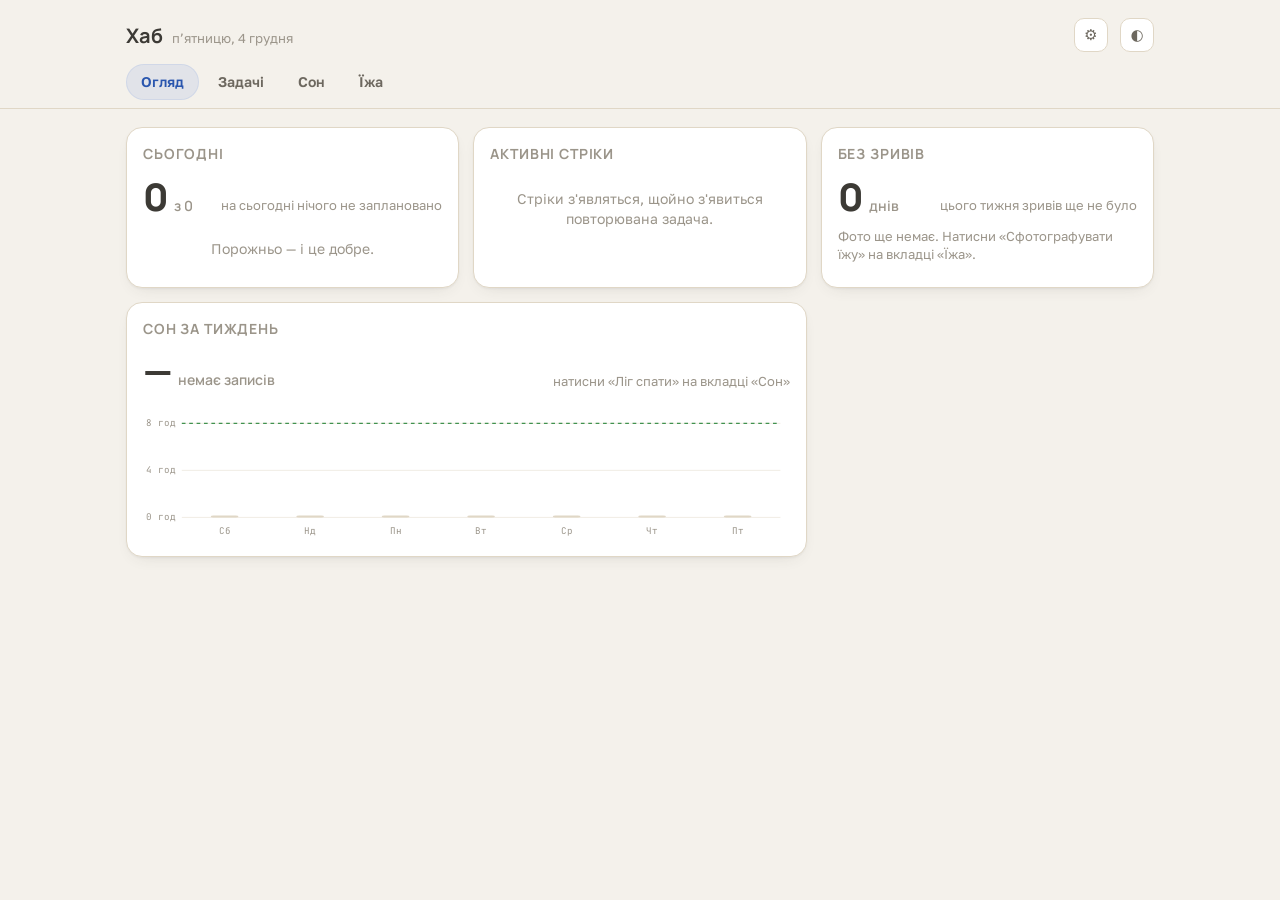
<file: index.html>
<!doctype html>
<html lang="uk">
<head>
<meta charset="UTF-8">
<meta name="viewport" content="width=device-width, initial-scale=1, maximum-scale=1, minimum-scale=1, user-scalable=no, viewport-fit=cover">
<title>Хаб</title>
<meta name="description" content="Задачі, сон і фотощоденник їжі в одному застосунку">
<meta name="theme-color" content="#181825">
<meta name="mobile-web-app-capable" content="yes">
<meta name="apple-mobile-web-app-capable" content="yes">
<meta name="apple-mobile-web-app-status-bar-style" content="black-translucent">
<meta name="apple-mobile-web-app-title" content="Хаб">
<link rel="manifest" href="manifest.webmanifest">
<link rel="icon" href="icons/icon-192.png">
<link rel="apple-touch-icon" href="icons/apple-touch-icon.png">
<script>
// Тему застосовуємо до першого малювання, щоб не блимало світлим на темному.
(function(){
  var t;
  try { t = localStorage.getItem("hub_theme"); } catch(e){}
  if (t !== "latte" && t !== "mocha"){
    t = (window.matchMedia && matchMedia("(prefers-color-scheme: light)").matches) ? "latte" : "mocha";
  }
  document.documentElement.setAttribute("data-theme", t);
})();
</script>
<link rel="stylesheet" href="https://fonts.googleapis.com/css2?family=Manrope:wght@600;700;800&family=Golos+Text:wght@400;500;600;700&family=JetBrains+Mono:wght@500;600&display=swap">
<link rel="stylesheet" href="styles.css">
</head>
<body>

<header class="top">
  <div class="wrap">
    <div class="top-row">
      <div class="brand">
        <h1>Хаб</h1>
        <span class="today" id="todayLabel"></span>
      </div>
      <div class="spacer"></div>
      <button class="icon-btn" id="settingsBtn" title="Налаштування й копії" aria-label="Налаштування">⚙</button>
      <button class="icon-btn" id="themeBtn" title="Тема" aria-label="Змінити тему">◐</button>
    </div>
    <nav class="tabs" id="tabs">
      <button data-tab="overview" aria-selected="true">Огляд</button>
      <button data-tab="tasks" aria-selected="false">Задачі</button>
      <button data-tab="sleep" aria-selected="false">Сон</button>
      <button data-tab="food" aria-selected="false">Їжа</button>
    </nav>
  </div>
</header>

<main class="wrap">

  <div class="card install-hint" id="installHint" hidden>
    <div>
      <b>Поставити на екран «Домівка»</b>
      <div class="muted" id="installText"></div>
    </div>
    <div class="wrap-row">
      <button class="btn primary" id="installBtn" hidden>Встановити</button>
      <button class="btn ghost" id="installDismiss">Пізніше</button>
    </div>
  </div>

  <!-- ── Огляд ─────────────────────────────────────────────────────────── -->
  <section id="tab-overview">
    <div id="overviewBanners"></div>
    <div class="grid">
      <div class="card">
        <h2>Сьогодні</h2>
        <div class="row" style="justify-content:space-between; align-items:flex-end">
          <div class="big" id="ovTasksCount">—</div>
          <div class="muted" id="ovTasksHint"></div>
        </div>
        <div id="ovTaskList" style="margin-top:12px"></div>
      </div>

      <div class="card">
        <h2>Активні стріки</h2>
        <div id="ovStreaks"></div>
      </div>

      <div class="card span-2">
        <h2>Сон за тиждень</h2>
        <div class="row" style="justify-content:space-between; align-items:flex-end; margin-bottom:10px">
          <div><span class="big" id="ovSleepAvg">—</span></div>
          <div class="muted" id="ovSleepHint"></div>
        </div>
        <div id="ovSleepChart"></div>
      </div>

      <div class="card span-2" id="insightsCard" hidden>
        <h2>Зв'язки</h2>
        <div id="insightsList"></div>
      </div>

      <div class="card">
        <h2 id="ovSweetTitle">Без солодкого</h2>
        <div class="row" style="justify-content:space-between; align-items:flex-end">
          <div class="big" id="ovSweetStreak">—<small>днів</small></div>
          <div class="muted" id="ovSweetHint"></div>
        </div>
        <div class="thumbs" id="ovFoodThumbs" style="margin-top:12px"></div>
      </div>
    </div>
  </section>

  <!-- ── Задачі ────────────────────────────────────────────────────────── -->
  <section id="tab-tasks" hidden>
    <div class="card" style="margin-bottom:14px">
      <div class="row" style="justify-content:space-between; margin-bottom:10px">
        <button class="btn ghost" id="dayPrev" aria-label="Попередній день">←</button>
        <div style="text-align:center; position:relative">
          <div style="font-weight:700" id="taskDayLabel">—</div>
          <input type="date" id="taskDatePick" class="date-overlay" aria-label="Обрати дату">
          <button class="btn ghost muted" id="dayToday" style="padding:2px 8px; font-size:12px">сьогодні</button>
        </div>
        <button class="btn ghost" id="dayNext" aria-label="Наступний день">→</button>
      </div>
      <div class="progress"><i id="dayProgress"></i></div>
      <div class="muted" id="dayProgressText" style="margin:6px 0 12px"></div>
      <div id="taskList"></div>
      <div class="wrap-row" id="hiddenTasks" style="margin-top:10px"></div>
      <div class="rate-row" id="dayRate"></div>
    </div>

    <div class="card" style="margin-bottom:14px">
      <button class="btn ghost" id="addToggle" style="width:100%">＋ Нова задача</button>
      <div id="addForm" hidden style="margin-top:12px">
        <div class="wrap-row" style="align-items:flex-end">
          <div style="flex:2; min-width:190px">
            <label class="field" for="newTaskName">Назва</label>
            <input type="text" id="newTaskName" placeholder="Наприклад: зал" autocomplete="off">
          </div>
          <div style="flex:1; min-width:150px">
            <label class="field" for="newTaskRule">Повторення</label>
            <select id="newTaskRule">
              <option value="once">Одноразова</option>
              <option value="daily">Щодня</option>
              <option value="days">Дні тижня</option>
            </select>
          </div>
          <div style="width:96px">
            <label class="field" for="newTaskGoal">Ціль/день</label>
            <input type="number" id="newTaskGoal" min="0" max="999" placeholder="—">
          </div>
          <button class="btn primary" id="addTask">Додати</button>
        </div>
        <div id="newTaskDays" class="daychips" style="margin-top:10px" hidden></div>
      </div>
    </div>

    <div class="card">
      <div class="row" style="justify-content:space-between; flex-wrap:wrap; gap:8px">
        <h2 style="margin:0">Статистика</h2>
        <div class="wrap-row">
          <button class="btn ghost" data-hist-days="30" aria-pressed="true">Місяць</button>
          <button class="btn ghost" data-hist-days="182" aria-pressed="false">Пів року</button>
          <button class="btn ghost" data-hist-days="364" aria-pressed="false">Рік</button>
        </div>
      </div>

      <div class="wrap-row filter-row" id="histFilter" style="margin:12px 0"></div>
      <div class="stat-grid" id="histTiles"></div>

      <div id="histChart" style="margin-top:14px"></div>

      <h3 class="block-sub">Календар</h3>
      <div class="heat" id="taskHeat"></div>
      <button class="btn ghost" id="histMore" style="margin-top:14px; width:100%">Показати дати</button>
      <div id="taskLog" style="margin-top:12px" hidden></div>
    </div>
  </section>

  <!-- ── Сон ───────────────────────────────────────────────────────────── -->
  <section id="tab-sleep" hidden>
    <div id="sleepBanners"></div>

    <div class="card" style="margin-bottom:14px">
      <div class="wrap-row" style="gap:10px">
        <button class="btn big-action" id="btnBed">🌙 Ліг спати</button>
        <button class="btn big-action" id="btnWake">☀️ Прокинувся</button>
      </div>
      <div class="muted" id="sleepTonight" style="margin-top:10px"></div>
    </div>

    <div class="card" style="margin-bottom:14px">
      <div class="row" style="justify-content:space-between; flex-wrap:wrap; gap:8px">
        <h2 style="margin:0">Статистика</h2>
        <div class="wrap-row">
          <button class="btn ghost" data-sleep-days="30" aria-pressed="true">Місяць</button>
          <button class="btn ghost" data-sleep-days="182" aria-pressed="false">Пів року</button>
          <button class="btn ghost" data-sleep-days="364" aria-pressed="false">Рік</button>
        </div>
      </div>
      <div class="stat-grid" id="sleepTiles" style="margin-top:12px"></div>
      <div id="sleepChart" style="margin-top:14px"></div>
    </div>

    <div class="card">
      <h2>Ночі</h2>
      <div id="sleepTable"></div>
    </div>
  </section>

  <!-- ── Їжа ───────────────────────────────────────────────────────────── -->
  <section id="tab-food" hidden>
    <div class="card shoot" style="margin-bottom:14px">
      <input type="file" id="foodCamera" accept="image/*" capture="environment" hidden>
      <input type="file" id="foodFile" accept="image/*" multiple hidden>
      <button class="btn primary big-action" id="foodShoot">📸 Сфотографувати їжу</button>
      <button class="btn" id="foodPick">Вибрати з галереї</button>
      <button class="btn" id="foodNoPhoto">Записати без фото</button>
    </div>

    <div class="card" style="margin-bottom:14px">
      <div class="row" style="justify-content:space-between; flex-wrap:wrap; gap:8px">
        <h2 style="margin:0">Статистика</h2>
        <div class="wrap-row">
          <button class="btn ghost" data-food-days="30" aria-pressed="true">Місяць</button>
          <button class="btn ghost" data-food-days="182" aria-pressed="false">Пів року</button>
          <button class="btn ghost" data-food-days="364" aria-pressed="false">Рік</button>
        </div>
      </div>
      <div class="stat-grid" id="foodTiles" style="margin-top:12px"></div>
      <div id="foodChart" style="margin-top:14px"></div>

      <div class="row" style="justify-content:space-between; align-items:center; margin-top:16px">
        <h3 class="block-sub" style="margin:0">Категорії за період</h3>
        <button class="btn ghost" id="tagsBtn">Налаштувати</button>
      </div>
      <div class="tag-counts" id="foodTagStats" style="margin-top:10px"></div>
    </div>

    <div class="filter-wrap" id="foodFilterWrap">
      <div class="wrap-row filter-row" id="foodFilter"></div>
      <span class="chip date-chip" id="foodDateChip" title="Перейти до дати"><span id="foodDateLabel">📅</span><input type="date" id="foodDatePick" class="date-overlay" aria-label="Перейти до дати"></span>
      <button class="chip" id="foodDateReset" title="Показати останні" hidden>✕</button>
    </div>
    <div id="foodFeed"></div>
  </section>

</main>

<dialog id="settingsDialog">
  <h2 class="dialog-title">Налаштування</h2>
  <div style="display:grid; gap:12px">
    <div>
      <label class="field" for="setGoal">Бажана норма сну (годин)</label>
      <input type="number" id="setGoal" min="4" max="12" step="0.25">
    </div>
    <div>
      <label class="field" for="setBedtime">Орієнтовний час лягати</label>
      <input type="time" id="setBedtime">
    </div>
    <div>
      <label class="field" for="setWarn">Скільки останніх ночей дивитись у попередженні</label>
      <input type="number" id="setWarn" min="2" max="14">
    </div>
    <label class="check-line">
      <input type="checkbox" id="setNotify">
      <span>Нагадувати про відбій сповіщенням</span>
    </label>
  </div>

  <h3 class="dialog-sub">Дані</h3>
  <div style="margin-bottom:10px">
    <label class="field" for="backupPhotos">Фото в копії</label>
    <select id="backupPhotos">
      <option value="3">За останні 3 місяці</option>
      <option value="12">За останній рік</option>
      <option value="all">Усі</option>
      <option value="none">Без фото</option>
    </select>
  </div>
  <div class="wrap-row">
    <button class="btn primary" id="shareBtn" hidden>Надіслати копію</button>
    <button class="btn" id="exportBtn">Зберегти копію</button>
    <button class="btn" id="importBtn">Відновити з копії</button>
    <input type="file" id="importFile" accept="application/json,.json" hidden>
  </div>
  <div class="muted" id="backupLine" style="margin-top:10px"></div>
  <div class="muted" id="usageLine" style="margin-top:4px"></div>
  <div class="muted" id="persistLine" style="margin-top:4px"></div>
  <button class="btn danger ghost" id="wipeBtn" style="margin-top:10px">Стерти все</button>

  <div class="wrap-row" style="justify-content:flex-end; margin-top:16px">
    <button class="btn primary" id="setClose">Готово</button>
  </div>
</dialog>

<dialog id="noteDialog">
  <h2 class="dialog-title" id="noteTitle">Нотатка</h2>
  <textarea id="noteText" rows="3" placeholder="Коротко: що це було, з ким, як почувався"></textarea>
  <div class="wrap-row" style="justify-content:flex-end; margin-top:14px">
    <button class="btn ghost" id="noteCancel">Скасувати</button>
    <button class="btn primary" id="noteSave">Зберегти</button>
  </div>
</dialog>

<dialog id="tagsDialog">
  <h2 class="dialog-title">Категорії їжі</h2>
  <div id="tagList"></div>

  <h3 class="dialog-sub">Нова категорія</h3>
  <div class="wrap-row" style="align-items:flex-end">
    <div style="width:76px">
      <label class="field" for="tagEmoji">Значок</label>
      <input type="text" id="tagEmoji" placeholder="🍕" maxlength="4">
    </div>
    <div style="flex:1; min-width:130px">
      <label class="field" for="tagName">Назва</label>
      <input type="text" id="tagName" placeholder="Наприклад: фастфуд" autocomplete="off">
    </div>
    <button class="btn primary" id="tagAdd">Додати</button>
  </div>
  <label class="check-line" style="margin-top:10px">
    <input type="checkbox" id="tagAvoid">
    <span>Уникаю</span>
  </label>

  <div class="wrap-row" style="justify-content:flex-end; margin-top:16px">
    <button class="btn primary" id="tagsClose">Готово</button>
  </div>
</dialog>

<dialog id="taskDialog">
  <h2 class="dialog-title">Задача</h2>
  <div style="display:grid; gap:12px">
    <div>
      <label class="field" for="editName">Назва</label>
      <input type="text" id="editName" autocomplete="off">
    </div>
    <div>
      <label class="field" for="editRule">Повторення</label>
      <select id="editRule">
        <option value="once">Одноразова</option>
        <option value="daily">Щодня</option>
        <option value="days">Дні тижня</option>
      </select>
    </div>
    <div id="editDays" class="daychips" hidden></div>
    <div>
      <label class="field" for="editGoal">Ціль за день</label>
      <input type="number" id="editGoal" min="0" max="999" placeholder="без лічильника">
    </div>
    <div>
      <label class="field" for="editNote">Примітка</label>
      <input type="text" id="editNote" autocomplete="off" placeholder="необов'язково">
    </div>
    <label class="check-line">
      <input type="checkbox" id="editActive">
      <span>Активна</span>
    </label>
    <div>
      <label class="field">Порядок у списку</label>
      <div class="wrap-row">
        <button class="btn ghost" id="editUp">↑ Вище</button>
        <button class="btn ghost" id="editDown">↓ Нижче</button>
      </div>
    </div>
  </div>
  <div class="wrap-row" style="justify-content:space-between; margin-top:16px">
    <button class="btn danger ghost" id="editDelete">Видалити</button>
    <span class="wrap-row">
      <button class="btn ghost" id="editCancel">Скасувати</button>
      <button class="btn primary" id="editSave">Зберегти</button>
    </span>
  </div>
</dialog>

<div class="toast" id="toast"></div>

<script src="store.js"></script>
<script src="app.js"></script>
<script>
if ("serviceWorker" in navigator && location.protocol.indexOf("http") === 0){
  window.addEventListener("load", function(){
    navigator.serviceWorker.register("sw.js").catch(function(){});
  });
}
</script>
</body>
</html>
</file>
<file: styles.css>
/* Дві теми — ті самі Latte і Mocha, що у «Щоденнику», щоб хаб виглядав рідним. */
:root, :root[data-theme="latte"]{
  --bg:#F4F1EB;
  --panel:#FFFFFF;
  --panel-2:#FBF9F5;
  --line:#E0D7C6;
  --line-strong:#CBC0AB;
  --text:#3C3A35;
  --text-soft:#6D685F;
  --text-faint:#9B958A;
  --accent:#3B6FD4;
  --accent-ink:#2A56AE;
  --accent-soft:rgba(59,111,212,.10);
  --on-accent:#FFFFFF;
  --green:#41924F;  --green-soft:rgba(65,146,79,.13);
  --amber:#BE8210;  --amber-soft:rgba(190,130,16,.15);
  --red:#C4453C;    --red-soft:rgba(196,69,60,.12);
  --violet:#7C56C6; --violet-soft:rgba(124,86,198,.12);
  --shadow:0 1px 2px rgba(60,58,53,.05), 0 6px 18px -10px rgba(60,58,53,.20);
}
:root[data-theme="mocha"]{
  --bg:#181825;
  --panel:#1E1E2E;
  --panel-2:#262637;
  --line:#313244;
  --line-strong:#43455A;
  --text:#CDD6F4;
  --text-soft:#A6ADC8;
  --text-faint:#7F849C;
  --accent:#89B4FA;
  --accent-ink:#A9C8FF;
  --accent-soft:rgba(137,180,250,.14);
  --on-accent:#12121C;
  --green:#A6E3A1;  --green-soft:rgba(166,227,161,.14);
  --amber:#F9E2AF;  --amber-soft:rgba(249,226,175,.14);
  --red:#F38BA8;    --red-soft:rgba(243,139,168,.14);
  --violet:#CBA6F7; --violet-soft:rgba(203,166,247,.14);
  --shadow:0 1px 2px rgba(0,0,0,.20), 0 10px 24px -14px rgba(0,0,0,.55);
}

*{box-sizing:border-box}
html,body{margin:0;padding:0}
html{
  /* pan-y: гортаємо лише вгору-вниз. Щипок і подвійний дотик виключені,
     а бокове «їзкання» сторінки більше не ловиться взагалі. */
  touch-action:pan-y;
  overflow-x:hidden;
  overflow-x:clip;
  -webkit-text-size-adjust:100%;
  text-size-adjust:100%;
}
body{
  background:var(--bg);
  color:var(--text);
  font:15px/1.45 "Golos Text", system-ui, -apple-system, "Segoe UI", sans-serif;
  -webkit-font-smoothing:antialiased;
  padding-bottom:48px;
  touch-action:pan-y;
  overflow-x:hidden;
  overflow-x:clip;
  overscroll-behavior:contain;          /* і без «потягнути, щоб оновити» */
  -webkit-tap-highlight-color:transparent;
}
/* Інтерфейс не виділяється як текст — довгий дотик не викликає лупу й меню. */
button, .tabs, .task .meta, .big, .pill, .heat, .stars, .card h2, .dialog-sub{
  -webkit-user-select:none;
  user-select:none;
}
h1,h2,h3{font-family:"Manrope", system-ui, sans-serif; margin:0; font-weight:700; letter-spacing:-.01em}
button, input, select, textarea{font:inherit; color:inherit}
a{color:var(--accent); text-decoration:none}

.wrap{
  max-width:1060px; margin:0 auto;
  padding-left:max(16px, env(safe-area-inset-left));
  padding-right:max(16px, env(safe-area-inset-right));
}

/* ── Шапка ─────────────────────────────────────────────────────────────── */
header.top{
  position:sticky; top:0; z-index:20;
  /* Острівець і «чубчик» з'їдають верх екрана — відступаємо на них плюс трохи повітря. */
  padding-top:calc(env(safe-area-inset-top) + 6px);
  background:color-mix(in srgb, var(--bg) 88%, transparent);
  backdrop-filter:blur(10px);
  border-bottom:1px solid var(--line);
}
.top-row{display:flex; align-items:center; gap:12px; padding:12px 0}
.brand{display:flex; align-items:baseline; gap:10px}
.brand h1{font-size:20px}
.brand .today{color:var(--text-faint); font-size:13px}
.spacer{flex:1}

.tabs{display:flex; gap:4px; overflow-x:auto; padding-bottom:8px; scrollbar-width:none}
.tabs::-webkit-scrollbar{display:none}
.tabs button{
  border:1px solid transparent; background:transparent; color:var(--text-soft);
  padding:7px 14px; border-radius:999px; cursor:pointer; white-space:nowrap;
  font-weight:600; font-size:14px;
}
.tabs button:hover{background:var(--panel-2)}
.tabs button[aria-selected="true"]{background:var(--accent-soft); color:var(--accent-ink); border-color:var(--accent-soft)}

.icon-btn{
  border:1px solid var(--line); background:var(--panel); color:var(--text-soft);
  width:34px; height:34px; border-radius:10px; cursor:pointer; display:grid; place-items:center;
  font-size:15px;
}
.icon-btn:hover{border-color:var(--line-strong); color:var(--text)}

/* ── Картки й сітка ────────────────────────────────────────────────────── */
main{padding-top:18px}
section[hidden]{display:none}
.grid{display:grid; gap:14px; grid-auto-flow:dense; grid-template-columns:repeat(auto-fit, minmax(280px, 1fr))}
.card{
  background:var(--panel); border:1px solid var(--line); border-radius:16px;
  padding:16px; box-shadow:var(--shadow);
}
.card.span-2{grid-column:span 2}
@media (max-width:720px){ .card.span-2{grid-column:span 1} }
.card h2{font-size:14px; text-transform:uppercase; letter-spacing:.06em; color:var(--text-faint); margin-bottom:12px}
.card h3{font-size:15px; margin-bottom:8px}

.big{font-family:"Manrope", system-ui, sans-serif; font-size:38px; font-weight:800; line-height:1; letter-spacing:-.02em}
.big small{font-size:14px; font-weight:600; color:var(--text-faint); margin-left:6px; letter-spacing:0; white-space:nowrap}
.muted{color:var(--text-faint); font-size:13px}
.row{display:flex; align-items:center; gap:10px}
.wrap-row{display:flex; flex-wrap:wrap; gap:8px; align-items:center}

/* ── Кнопки ────────────────────────────────────────────────────────────── */
.btn{
  border:1px solid var(--line); background:var(--panel-2); color:var(--text);
  padding:8px 14px; border-radius:10px; cursor:pointer; font-weight:600; font-size:14px;
}
.btn:hover{border-color:var(--line-strong)}
.btn.primary{background:var(--accent); border-color:var(--accent); color:var(--on-accent)}
.btn.primary:hover{background:var(--accent-ink); border-color:var(--accent-ink)}
.btn.ghost{background:transparent}
.btn.danger{color:var(--red); border-color:var(--red-soft)}
.btn.big-action{padding:16px 18px; border-radius:14px; font-size:16px; flex:1; text-align:left}
.btn:disabled{opacity:.5; cursor:default}

input[type="text"], input[type="time"], input[type="number"], select, textarea{
  background:var(--panel-2); border:1px solid var(--line); border-radius:10px;
  padding:8px 10px; width:100%; outline:none;
  /* 16px — межа, нижче якої iOS сам наближає екран при фокусі в полі. */
  font-size:16px;
}
input:focus, select:focus, textarea:focus{border-color:var(--accent); background:var(--panel)}
label.field{display:block; font-size:12px; color:var(--text-faint); margin-bottom:4px}

/* ── Задачі ────────────────────────────────────────────────────────────── */
.task{
  display:flex; align-items:center; gap:12px; padding:10px 12px;
  border:1px solid var(--line); border-radius:12px; background:var(--panel-2); margin-bottom:8px;
}
.task.done{background:var(--green-soft); border-color:transparent}
.task .check{
  width:24px; height:24px; min-width:24px; border-radius:8px; border:1.5px solid var(--line-strong);
  background:var(--panel); cursor:pointer; display:grid; place-items:center; color:transparent; font-size:14px;
}
.task.done .check{background:var(--green); border-color:var(--green); color:var(--on-accent)}
.task .name{flex:1; font-weight:600}
.task.done .name{color:var(--text-soft)}
.task .meta{font-size:12px; color:var(--text-faint); font-weight:500}
.pill{
  font-size:12px; font-weight:700; padding:3px 8px; border-radius:999px;
  background:var(--amber-soft); color:var(--amber); white-space:nowrap;
}
.pill.cold{background:var(--panel); color:var(--text-faint); border:1px solid var(--line)}
.pill.accent{background:var(--accent-soft); color:var(--accent-ink)}
.task-actions{display:flex; gap:4px; opacity:.55}
.task:hover .task-actions{opacity:1}

.daychips{display:flex; gap:6px; flex-wrap:wrap}
.daychips button{
  border:1px solid var(--line); background:var(--panel-2); color:var(--text-soft);
  width:38px; padding:6px 0; border-radius:9px; cursor:pointer; font-size:13px; font-weight:600;
}
.daychips button[aria-pressed="true"]{background:var(--accent); border-color:var(--accent); color:var(--on-accent)}

/* ── Теплокарта ────────────────────────────────────────────────────────── */
.heat{
  display:flex; gap:3px; overflow-x:auto; padding-bottom:6px;
  touch-action:pan-x pan-y;             /* смужка гортається, сторінка — ні */
  overscroll-behavior-x:contain;
}
.heat .week{display:grid; grid-template-rows:repeat(7, 1fr); gap:3px}
.heat i, .heat-legend i{
  width:13px; height:13px; border-radius:4px; background:var(--panel-2);
  border:1px solid var(--line); display:block;
}
i[data-level="0"]{background:var(--red-soft); border-color:transparent}
i[data-level="1"]{background:color-mix(in srgb, var(--green) 25%, transparent); border-color:transparent}
i[data-level="2"]{background:color-mix(in srgb, var(--green) 55%, transparent); border-color:transparent}
i[data-level="3"]{background:var(--green); border-color:transparent}
.heat-legend{display:flex; align-items:center; gap:6px; font-size:12px; color:var(--text-faint); margin-top:8px}

/* ── Графіки ───────────────────────────────────────────────────────────── */
.chart{width:100%; height:auto; display:block; overflow:visible}
.chart .bar{fill:var(--accent); rx:3}
.chart .bar.short{fill:var(--amber)}
.chart .bar.empty{fill:var(--line)}
.chart .goal{stroke:var(--green); stroke-width:1.5; stroke-dasharray:4 4}
.chart .axis{stroke:var(--line)}
.chart text{fill:var(--text-faint); font-size:10px; font-family:"JetBrains Mono", ui-monospace, monospace}

/* ── Банер помічника ───────────────────────────────────────────────────── */
.banner{
  border-radius:14px; padding:12px 14px; margin-bottom:14px; border:1px solid transparent;
  display:flex; gap:10px; align-items:flex-start; font-size:14px;
}
.banner.warn{background:var(--amber-soft); border-color:color-mix(in srgb, var(--amber) 35%, transparent); color:var(--text)}
.banner.calm{background:var(--accent-soft); border-color:transparent}
.banner .ico{font-size:18px; line-height:1.2}

/* ── Стрічка їжі ───────────────────────────────────────────────────────── */
.feed-day{margin-bottom:18px}
.feed-day h3{display:flex; align-items:baseline; gap:8px; margin-bottom:10px}
.shots{display:grid; gap:10px; grid-template-columns:repeat(auto-fill, minmax(172px, 1fr))}
.shot{border:1px solid var(--line); border-radius:14px; overflow:hidden; background:var(--panel-2)}
.shot img{width:100%; aspect-ratio:1/1; object-fit:cover; display:block; background:var(--line)}
.shot .info{padding:8px 10px; display:flex; flex-direction:column; gap:6px}
.shot .time{font-size:12px; color:var(--text-faint); font-family:"JetBrains Mono", monospace}
.shot .tagline{display:flex; gap:6px; flex-wrap:wrap}
.tagbtn{
  border:1px solid var(--line); background:var(--panel); border-radius:999px;
  padding:4px 10px; font-size:12px; font-weight:600; cursor:pointer; color:var(--text-soft);
}
.tagbtn[aria-pressed="true"]{background:var(--green-soft); color:var(--green); border-color:transparent}
.tagbtn.avoid[aria-pressed="true"]{background:var(--red-soft); color:var(--red)}
.tagbtn.ghost{color:var(--text-faint); padding:4px 9px}
.thumbs{display:flex; gap:6px; flex-wrap:wrap}
.thumbs img{width:52px; height:52px; border-radius:10px; object-fit:cover; border:1px solid var(--line)}

/* ── Дрібне ────────────────────────────────────────────────────────────── */
.empty{color:var(--text-faint); font-size:14px; padding:12px 0; text-align:center}
.list-line{
  display:flex; justify-content:space-between; gap:10px; padding:7px 0;
  border-bottom:1px solid var(--line); font-size:14px;
}
.list-line:last-child{border-bottom:none}
.mono{font-family:"JetBrains Mono", ui-monospace, monospace; font-size:13px}
.stars{display:flex; gap:2px}
.stars button{background:none; border:none; cursor:pointer; color:var(--line-strong); font-size:15px; padding:0 1px}
.stars button.on{color:var(--amber)}
dialog{
  border:1px solid var(--line); border-radius:16px; background:var(--panel); color:var(--text);
  padding:18px; max-width:420px; width:calc(100% - 32px); box-shadow:var(--shadow);
}
dialog::backdrop{background:rgba(0,0,0,.4)}
.toast{
  position:fixed; left:50%; bottom:22px; transform:translateX(-50%);
  background:var(--panel); border:1px solid var(--line-strong); color:var(--text);
  padding:10px 16px; border-radius:12px; box-shadow:var(--shadow); z-index:60;
  font-size:14px; opacity:0; pointer-events:none; transition:opacity .18s;
}
.toast.show{opacity:1}

/* Атрибут hidden має перемагати display у класах вище. */
[hidden]{display:none !important}

/* На вузькому екрані великі числа не мають переносити рядок. */
@media (max-width:480px){
  .big{font-size:30px}
  .card{padding:14px}
}

/* ── Діалоги й дрібні елементи PWA ─────────────────────────────────────── */
.dialog-title{font-size:18px; margin-bottom:14px}
.dialog-sub{
  font-size:13px; text-transform:uppercase; letter-spacing:.06em; color:var(--text-faint);
  margin:18px 0 10px; padding-top:14px; border-top:1px solid var(--line);
}
.check-line{display:flex; gap:9px; align-items:flex-start; font-size:14px; cursor:pointer}
.check-line input{width:18px; height:18px; margin:1px 0 0; accent-color:var(--accent); flex:none}
.check-line .muted{font-size:13px}

.card.shoot{display:flex; gap:10px; align-items:stretch; flex-wrap:wrap}
.card.shoot .btn{flex:1; min-width:150px}
.card.shoot .big-action{flex:2}

.install-hint{
  display:flex; gap:10px; align-items:center; justify-content:space-between;
  flex-wrap:wrap; margin-bottom:14px;
}

/* Компактні кнопки в рядку задачі — щоб три вміщались і на телефоні. */
.icon-btn.tiny{width:28px; height:28px; border-radius:8px; font-size:13px}
@media (max-width:420px){
  .task{gap:8px; padding:9px 10px}
  .task .meta{font-size:11px}
}

/* На телефоні кнопки зйомки зручніші на всю ширину. */
@media (max-width:480px){
  .card.shoot .btn, .card.shoot .big-action{flex:1 1 100%}
}

/* ── Спершу телефон: вкладки внизу, під великий палець ─────────────────── */
@media (max-width:600px){
  /* backdrop-filter створює контейнер для fixed — на мобільному він зайвий. */
  header.top{backdrop-filter:none; background:var(--bg)}
  header.top .wrap{padding-bottom:2px}

  .tabs{
    position:fixed; left:0; right:0; bottom:0; z-index:30;
    background:var(--panel); border-top:1px solid var(--line);
    gap:2px; padding:6px 6px calc(6px + env(safe-area-inset-bottom));
    box-shadow:0 -8px 24px -18px rgba(0,0,0,.6);
  }
  .tabs button{flex:1; text-align:center; padding:10px 4px; border-radius:12px; font-size:13px}

  body{padding-bottom:calc(80px + env(safe-area-inset-bottom))}
  .toast{bottom:calc(86px + env(safe-area-inset-bottom))}

  /* Пальцем треба влучати без прицілювання. */
  .icon-btn{width:38px; height:38px}
  .icon-btn.tiny{width:34px; height:34px; font-size:15px}
  .task .check{width:28px; height:28px; min-width:28px}
  .task .name{min-width:0}
  .tagbtn{padding:7px 12px; font-size:13px}
  .stars button{font-size:19px; padding:0 3px}
  dialog{padding:16px}

  /* Наведення на телефоні немає — кнопки мають бути видимі одразу. */
  .task-actions{opacity:1}
  /* Переставляння — рідка дія: на вузькому екрані вона живе в діалозі задачі. */
  .task-actions [data-move]{display:none}
}

/* Підказка про встановлення — така сама картка, але помітніша. */
.install-hint{border-color:var(--accent-soft); background:var(--panel-2)}
.install-hint b{font-family:"Manrope", system-ui, sans-serif}

/* ── Фільтр історії задач ──────────────────────────────────────────────── */
.chip{
  border:1px solid var(--line); background:var(--panel-2); color:var(--text-soft);
  padding:6px 12px; border-radius:999px; cursor:pointer; font-size:13px; font-weight:600;
  white-space:nowrap;
}
.chip[aria-pressed="true"]{background:var(--accent); border-color:var(--accent); color:var(--on-accent)}
.filter-row{gap:6px}

/* ── Ніч зі своїми дріманнями ──────────────────────────────────────────── */
.night{border-bottom:1px solid var(--line); padding:10px 0}
.night:last-child{border-bottom:none}
.night-row{display:flex; align-items:center; gap:10px; flex-wrap:wrap}
.night-date{min-width:64px; color:var(--text-soft)}
.night-row .dur{min-width:56px; text-align:right}
.timepair{display:flex; align-items:flex-start; gap:6px}
.tf{display:flex; flex-direction:column; gap:2px}
.tf input{width:136px; padding-left:8px; padding-right:4px}
.tf em{font-style:normal; font-size:11px; color:var(--text-faint); padding-left:2px}

.naps{margin:8px 0 0 12px; padding-left:12px; border-left:2px solid var(--line)}
.nap{display:flex; align-items:center; gap:8px; flex-wrap:wrap; margin-bottom:6px}
.nap input{width:130px; padding-left:8px; padding-right:4px}
.nap-ico{font-size:14px}
.nap-dur{min-width:46px; color:var(--text-soft)}
.nap-add{padding:5px 10px; font-size:13px; color:var(--text-faint)}

.chart .bar.nap{fill:var(--violet)}

/* ── Категорії їжі ─────────────────────────────────────────────────────── */
.pill.hot{background:var(--red-soft); color:var(--red)}
.pill.good{background:var(--green-soft); color:var(--green)}
.tag-line{align-items:center}
.tag-line .check-line{gap:6px; font-size:13px}
.tag-line .check-line input{width:16px; height:16px}

@media (max-width:600px){
  .night-row{gap:8px}
  .tf input{width:132px}
  .nap input{width:126px}
  .filter-row{overflow-x:auto; flex-wrap:nowrap; padding-bottom:4px}
}

/* Чип-значок на картці фото: компактний, щоб п'ять категорій вміщались у два рядки. */
.tagbtn.icon{
  padding:5px 0; width:34px; text-align:center; font-size:15px; line-height:1.1;
}
.tag-names{font-size:11px; line-height:1.3}

/* Посилання-кнопка всередині банера — без власного «кнопкового» вигляду. */
.link-btn{
  background:none; border:none; padding:0; cursor:pointer;
  color:var(--accent-ink); font-weight:700; text-decoration:underline;
}
.night-note{margin:6px 0 0 74px; font-size:13px}
textarea{min-height:72px; resize:vertical; font-size:16px}
@media (max-width:600px){ .night-note{margin-left:0} }

/* ── Вкладка «Задачі»: прогрес дня і плитки статистики ─────────────────── */
.progress{height:6px; border-radius:999px; background:var(--panel-2); overflow:hidden}
.progress i{display:block; height:100%; width:0; background:var(--accent); border-radius:999px; transition:width .25s}
.progress i.full{background:var(--green)}

.stat-grid{display:grid; grid-template-columns:repeat(2, 1fr); gap:10px}
@media (min-width:720px){ .stat-grid{grid-template-columns:repeat(4, 1fr)} }
.stat{
  background:var(--panel-2); border:1px solid var(--line); border-radius:12px;
  padding:10px 12px; display:flex; flex-direction:column; gap:2px;
}
.stat-label{font-size:11px; text-transform:uppercase; letter-spacing:.05em; color:var(--text-faint)}
.stat-value{font-family:"Manrope", system-ui, sans-serif; font-size:22px; font-weight:800; line-height:1.1}
.stat-sub{font-size:11px; color:var(--text-faint)}

.block-sub{
  font-size:13px; text-transform:uppercase; letter-spacing:.06em; color:var(--text-faint);
  margin:18px 0 10px;
}

/* ── Ніч: згорнутий рядок і розкритий редактор ─────────────────────────── */
.night{border-bottom:1px solid var(--line); padding:0}
.night:last-child{border-bottom:none}
.night-head{
  display:flex; align-items:center; gap:10px; width:100%;
  padding:11px 4px; background:none; border:none; text-align:left;
  color:inherit; cursor:pointer; border-radius:10px;
}
.night-head:hover{background:var(--panel-2)}
.night.open .night-head{background:var(--accent-soft)}
.night-times{flex:1; color:var(--text-soft)}
.night-dur{min-width:52px; text-align:right}
.night-nap{font-size:12px; color:var(--violet); white-space:nowrap}
.night-q{color:var(--amber); font-size:11px; letter-spacing:-1px; white-space:nowrap}
.night-body{padding:6px 4px 14px}
.night-edit{display:flex; align-items:flex-start; gap:12px; flex-wrap:wrap}

/* ── Категорії з лічильниками ──────────────────────────────────────────── */
.tag-counts{display:flex; flex-wrap:wrap; gap:8px}
.tag-count{
  display:inline-flex; align-items:center; gap:6px; font-size:13px;
  padding:5px 11px; border-radius:999px;
  background:var(--panel-2); border:1px solid var(--line);
}
.tag-count b{font-weight:500}
.tag-count i{font-style:normal; font-weight:800; font-family:"Manrope", system-ui, sans-serif}
.tag-count.avoid{background:var(--red-soft); border-color:transparent; color:var(--red)}
.tag-count.zero{opacity:.45}

@media (max-width:600px){
  .night-head{gap:8px; padding:10px 2px}
  .night-times{font-size:13px}
}

/* ── Оцінка дня, вибір дати, зв'язки ───────────────────────────────────── */
.rate-row{display:flex; align-items:center; gap:8px; margin-top:14px; flex-wrap:wrap}
.rate{
  width:36px; height:36px; border-radius:999px; cursor:pointer;
  border:1px solid var(--line); background:var(--panel-2); color:var(--text-soft);
  font-weight:700; font-family:"Manrope", system-ui, sans-serif;
}
.rate.on{background:var(--accent); border-color:var(--accent); color:var(--on-accent)}

/* Нативний вибір дати накривається на елемент, який його викликає. */
.date-overlay{
  position:absolute; inset:0; width:100%; height:100%;
  opacity:0; padding:0; border:none; background:none; cursor:pointer;
}
.chip.date-chip{position:relative; padding:6px 12px; flex:none; font-size:15px}
.filter-wrap{display:flex; align-items:center; gap:8px; margin-bottom:14px}
.filter-row{touch-action:pan-x pan-y; overscroll-behavior-x:contain}
.filter-wrap #foodFilter{flex:1; min-width:0; margin:0}

.insight{padding:9px 0; border-bottom:1px solid var(--line); font-size:14px; line-height:1.5}
.insight:last-child{border-bottom:none}
.insight b{font-family:"Manrope", system-ui, sans-serif}

/* ── Лічильник у задачі та запис їжі без фото ──────────────────────────── */
.check.count{
  width:auto; min-width:52px; padding:0 8px; border-radius:10px;
  font-family:"JetBrains Mono", ui-monospace, monospace; font-size:12px; font-weight:600;
  color:var(--text-soft);
}
.task.done .check.count{color:var(--on-accent)}

.shot .placeholder{
  aspect-ratio:1/1; display:grid; place-items:center; font-size:34px;
  background:var(--panel-2); border-bottom:1px solid var(--line);
}
.shot.no-photo{border-style:dashed}
</file>
